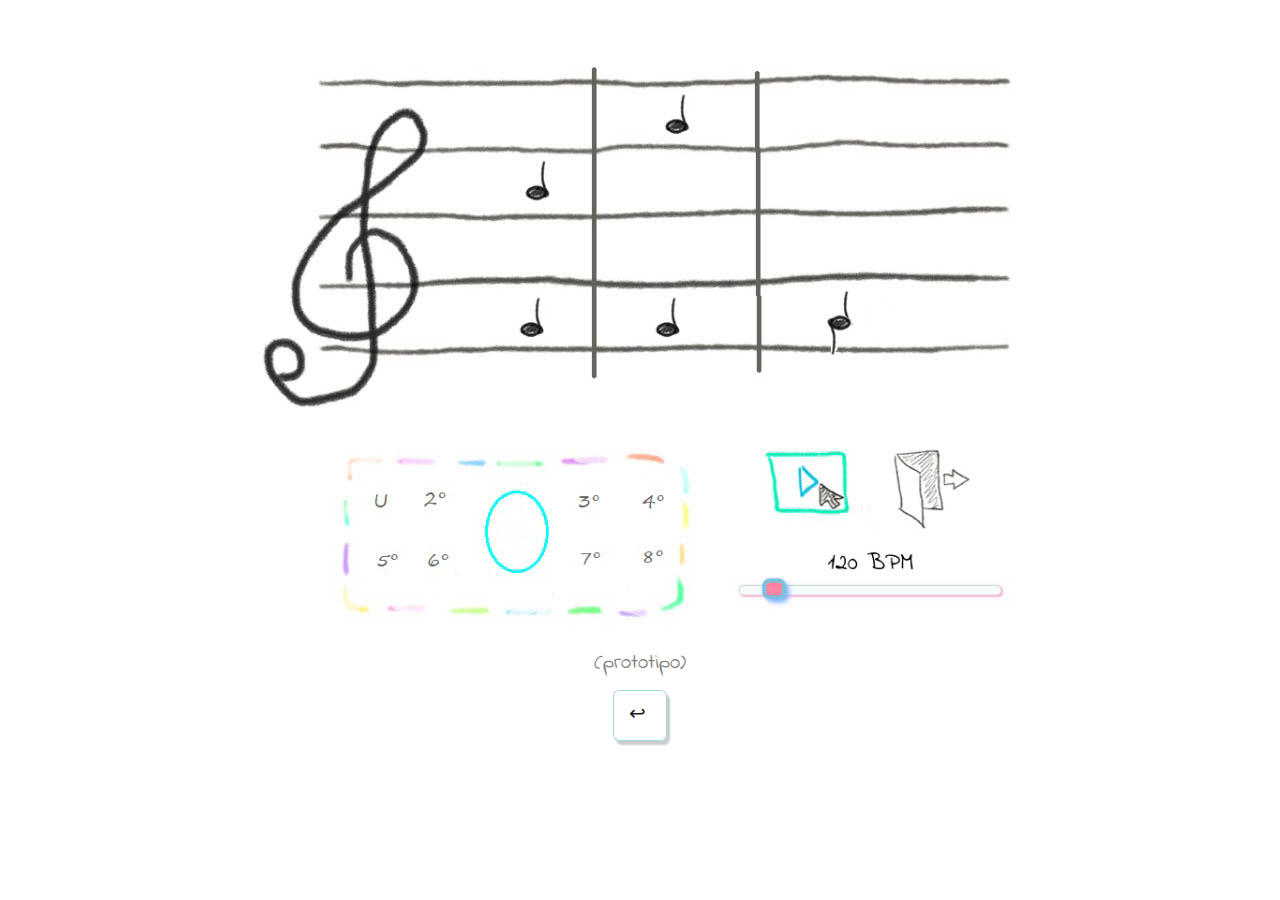
<file: intervals.html>
<!DOCTYPE html>
<html>
<head>
  <meta charset="utf-8">
  <title>Pentapen</title>
  <meta name="viewport" content="width=device-width, initial-scale=1">
  <meta name="keywords" content="pentapenta website">
  <meta name="abstract" content="pentapenta">
  <meta name="theme-color" content="#38171b">
  <link rel="shortcut icon" type="image/ico" href="favicon.ico">
  <link rel="stylesheet" href="css/main.css">
</head>
<body>
<div class="u_content">
  <div><img src="assets/intervals.jpg"></div>
  <div style="font-size: 21px; color: gray;">(prototipo)</div>
  <div><a href="main.html" class="button1">↩</a></div>
</div>
</body>
</html>
</file>
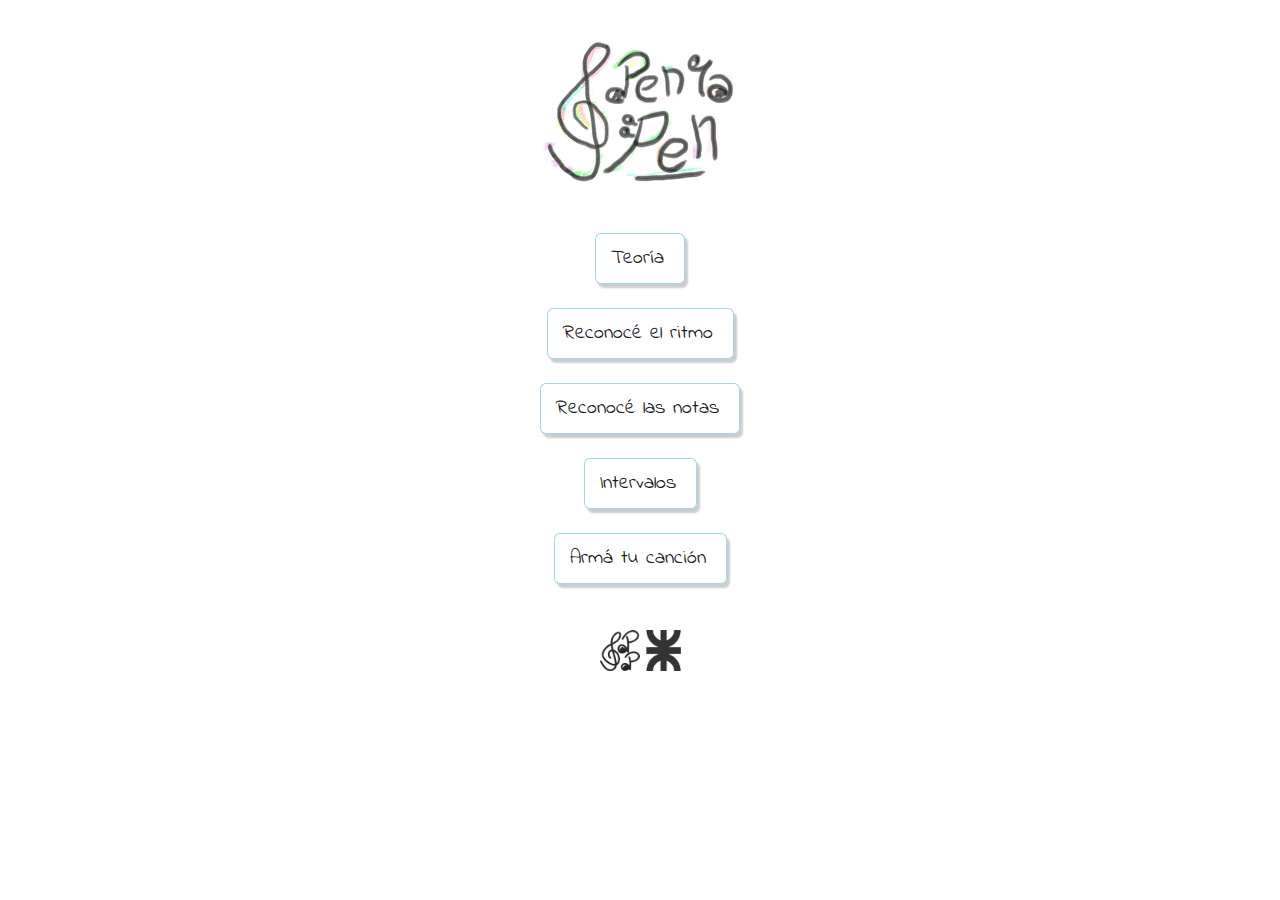
<file: main.html>
<!DOCTYPE html>
<html>
<head>
  <meta charset="utf-8">
  <title>Pentapen</title>
  <meta name="viewport" content="width=device-width, initial-scale=1">
  <meta name="keywords" content="pentapenta website">
  <meta name="abstract" content="pentapenta">
  <meta name="theme-color" content="#38171b">
  <link rel="shortcut icon" type="image/ico" href="favicon.ico">
  <link rel="stylesheet" href="css/main.css">
  <script src="lib/p5/p5.min.js"></script>
  <script src="lib/p5/p5.sound.min.js"></script>
  <script src="lib/p5/p5.play.min.js"></script>
</head>
<body>
<div class="u_content">
  <div><img src="assets/logo.gif" style="width: 200px; padding-bottom: 30px;"></div>
  <div><a href="assets/Pentapen - Teo.pdf" target="_blank" class="button1">Teoría</a></div>
  <div><a href="rhythm.html" class="button1">Reconocé el ritmo</a></div>
  <div><a href="notes_listen.html" class="button1">Reconocé las notas</a></div>
  <div><a href="intervals.html" class="button1">Intervalos</a></div>
  <div><a href="make.html" class="button1">Armá tu canción</a></div>
  <div>
    <img src="assets/logoicon.png" style="margin-top: 34px; width: 40px;">
    <img src="assets/utn.png" style="margin-top: 34px; width: 35px; opacity: 0.8;">
  </div>
</div>
</body>
</html>
</file>
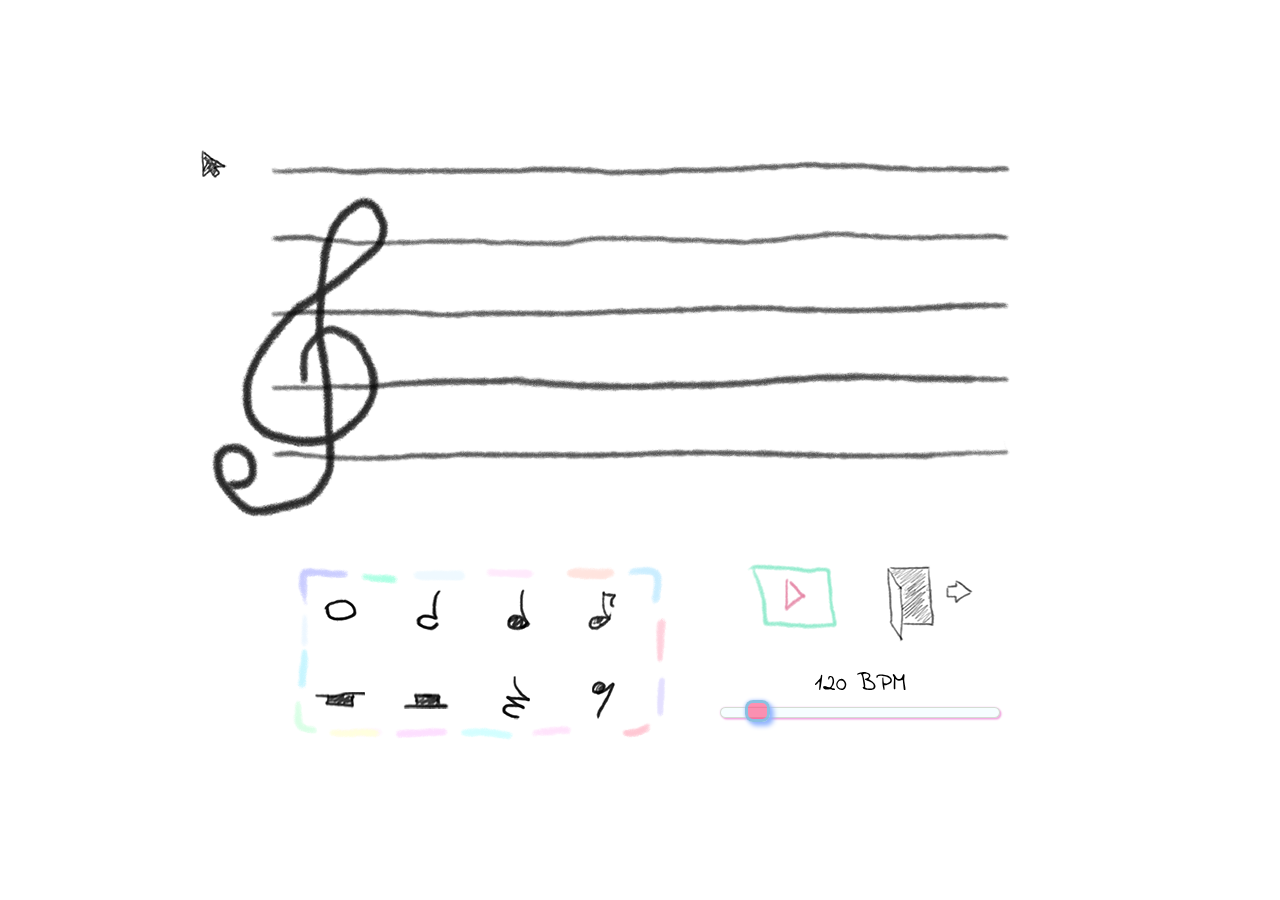
<file: make.html>
<!DOCTYPE html>
<html>
<head>
  <meta charset="utf-8">
  <title>Pentapen - Armá tu canción</title>
  <!-- <meta name="viewport" content="width=device-width, initial-scale=1"> -->
  <meta name="keywords" content="pentapenta website">
  <meta name="abstract" content="pentapenta">
  <meta name="theme-color" content="#38171b">
  <link rel="shortcut icon" type="image/ico" href="favicon.ico">
  <link rel="stylesheet" href="css/main.css">
  <script src="lib/p5/p5.min.js"></script>
  <script src="lib/p5/p5.sound.min.js"></script>
  <script src="lib/p5/p5.dom.min.js"></script>
  <!-- <script src="lib/p5/p5.play.min.js"></script> -->
  <script src="js/make.js" type="text/javascript"></script>
</head>
<body>

</body>
</html>
</file>
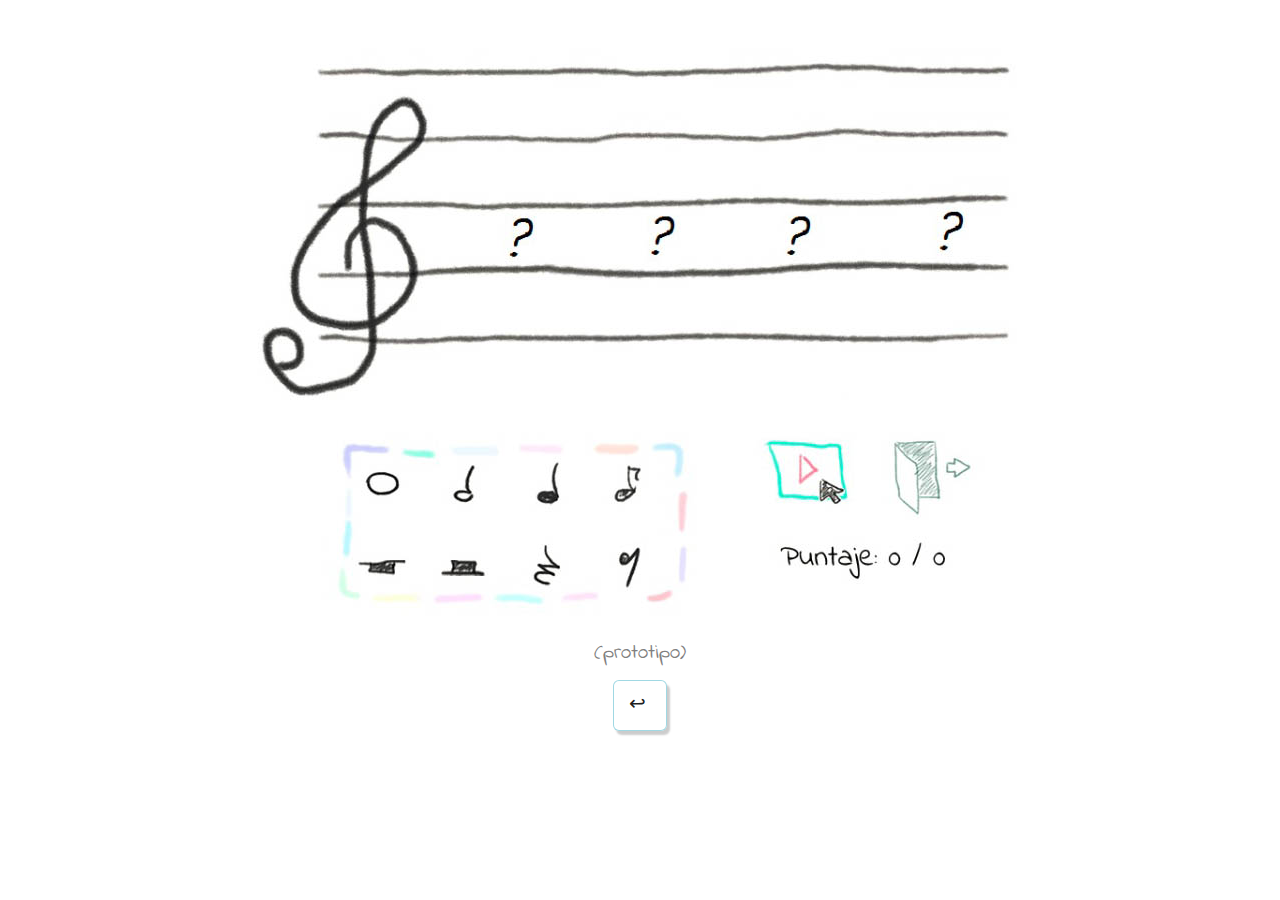
<file: rhythm.html>
<!DOCTYPE html>
<html>
<head>
  <meta charset="utf-8">
  <title>Pentapen</title>
  <meta name="viewport" content="width=device-width, initial-scale=1">
  <meta name="keywords" content="pentapenta website">
  <meta name="abstract" content="pentapenta">
  <meta name="theme-color" content="#38171b">
  <link rel="shortcut icon" type="image/ico" href="favicon.ico">
  <link rel="stylesheet" href="css/main.css">
</head>
<body>
<div class="u_content">
  <div><img src="assets/rhythm.jpg"></div>
  <div style="font-size: 21px; color: gray;">(prototipo)</div>
  <div><a href="main.html" class="button1">↩</a></div>
</div>
</body>
</html>
</file>
<file: css/main.css>
html body {
  width: 100%;
  height: 100%;
}
body {
  /*background-color: black;*/
  padding: 0;
  margin: 0;
}
canvas {
/*  border-width: 1px;
  border-style: solid;*/
  cursor: none;
}

.u_content {
  font-family: indieflower, sans-serif;
  text-align: center;
  padding: 40px;
}

a.button1:hover, a.button1:visited, a.button1:link, a.button1:active {
  text-decoration: none;
}

@font-face {
  font-family: indieflower;
  src: url(/assets/Indie_Flower/IndieFlower.ttf);
}

.button1 {
  display: inline-block;
  -webkit-box-sizing: content-box;
  -moz-box-sizing: content-box;
  box-sizing: content-box;
  cursor: pointer;
  margin: 12px;
  padding: 10px 20px 10px 15px;
  border: 1px solid rgba(53,172,196,0.47);
  -webkit-border-radius: 6px;
  border-radius: 6px;
  font: normal 20px/normal indieflower, Verdana, Geneva, sans-serif;
  color: rgba(0,0,0,0.9);
  text-align: center;
  -o-text-overflow: clip;
  text-overflow: clip;
  background: rgba(255,255,255,0.91);
  -webkit-box-shadow: 3px 4px 2px 0 rgba(0,0,0,0.2) ;
  box-shadow: 3px 4px 2px 0 rgba(0,0,0,0.2) ;
  -webkit-transition: all 200ms cubic-bezier(0.42, 0, 0.58, 1);
  -moz-transition: all 200ms cubic-bezier(0.42, 0, 0.58, 1);
  -o-transition: all 200ms cubic-bezier(0.42, 0, 0.58, 1);
  transition: all 200ms cubic-bezier(0.42, 0, 0.58, 1);
}
.button1:hover {
  border: 1px solid rgba(193,54,163,0.31);
  color: rgba(160,160,160,0.9);
}
.button1:active {
  border: 1px solid rgba(54,193,117,0.47);
  color: rgba(99,99,99,0.9);
  -webkit-box-shadow: 2px 2px 4px 0 rgba(0,0,0,0.2) inset;
  box-shadow: 2px 2px 4px 0 rgba(0,0,0,0.2) inset;
}

/*------------------------slider------------------------*/
input[type=range] {
  -webkit-appearance: none;
  width: 100%;
  margin: 6.7px 0;
}
input[type=range]:focus {
  outline: none;
}
input[type=range]::-webkit-slider-runnable-track {
  width: 100%;
  height: 11.6px;
  /*cursor: pointer;*/
  box-shadow: 1.5px 1.5px 1.7px #f0a6df, 0px 0px 1.5px #f4bce7;
  background: rgba(37, 231, 246, 0.04);
  border-radius: 25px;
  border: 1px solid rgba(190, 199, 184, 0.62);
}
input[type=range]::-webkit-slider-thumb {
  box-shadow: 3.8px 3.8px 5.8px #91b4ff, 0px 0px 3.8px #abc5ff;
  border: 3.9px solid rgba(115, 203, 234, 0.83);
  height: 22px;
  width: 25px;
  border-radius: 8px;
  background: rgba(253, 67, 122, 0.59);
  /*cursor: pointer;*/
  -webkit-appearance: none;
  margin-top: -7.7px;
}
input[type=range]:focus::-webkit-slider-runnable-track {
  background: rgba(140, 242, 250, 0.04);
}
input[type=range]::-moz-range-track {
  width: 100%;
  height: 11.6px;
  /*cursor: pointer;*/
  box-shadow: 1.5px 1.5px 1.7px #f0a6df, 0px 0px 1.5px #f4bce7;
  background: rgba(37, 231, 246, 0.04);
  border-radius: 25px;
  border: 1px solid rgba(190, 199, 184, 0.62);
}
input[type=range]::-moz-range-thumb {
  box-shadow: 3.8px 3.8px 5.8px #91b4ff, 0px 0px 3.8px #abc5ff;
  border: 3.9px solid rgba(115, 203, 234, 0.83);
  height: 22px;
  width: 25px;
  border-radius: 8px;
  background: rgba(253, 67, 122, 0.59);
  /*cursor: pointer;*/
}
input[type=range]::-ms-track {
  width: 100%;
  height: 11.6px;
  /*cursor: pointer;*/
  background: transparent;
  border-color: transparent;
  color: transparent;
}
input[type=range]::-ms-fill-lower {
  background: rgba(7, 157, 169, 0.04);
  border: 1px solid rgba(190, 199, 184, 0.62);
  border-radius: 50px;
  box-shadow: 1.5px 1.5px 1.7px #f0a6df, 0px 0px 1.5px #f4bce7;
}
input[type=range]::-ms-fill-upper {
  background: rgba(37, 231, 246, 0.04);
  border: 1px solid rgba(190, 199, 184, 0.62);
  border-radius: 50px;
  box-shadow: 1.5px 1.5px 1.7px #f0a6df, 0px 0px 1.5px #f4bce7;
}
input[type=range]::-ms-thumb {
  box-shadow: 3.8px 3.8px 5.8px #91b4ff, 0px 0px 3.8px #abc5ff;
  border: 3.9px solid rgba(115, 203, 234, 0.83);
  height: 22px;
  width: 25px;
  border-radius: 8px;
  background: rgba(253, 67, 122, 0.59);
  /*cursor: pointer;*/
  height: 11.6px;
}
input[type=range]:focus::-ms-fill-lower {
  background: rgba(37, 231, 246, 0.04);
}
input[type=range]:focus::-ms-fill-upper {
  background: rgba(140, 242, 250, 0.04);
}
/*-----------------------/slider------------------------*/
</file>
